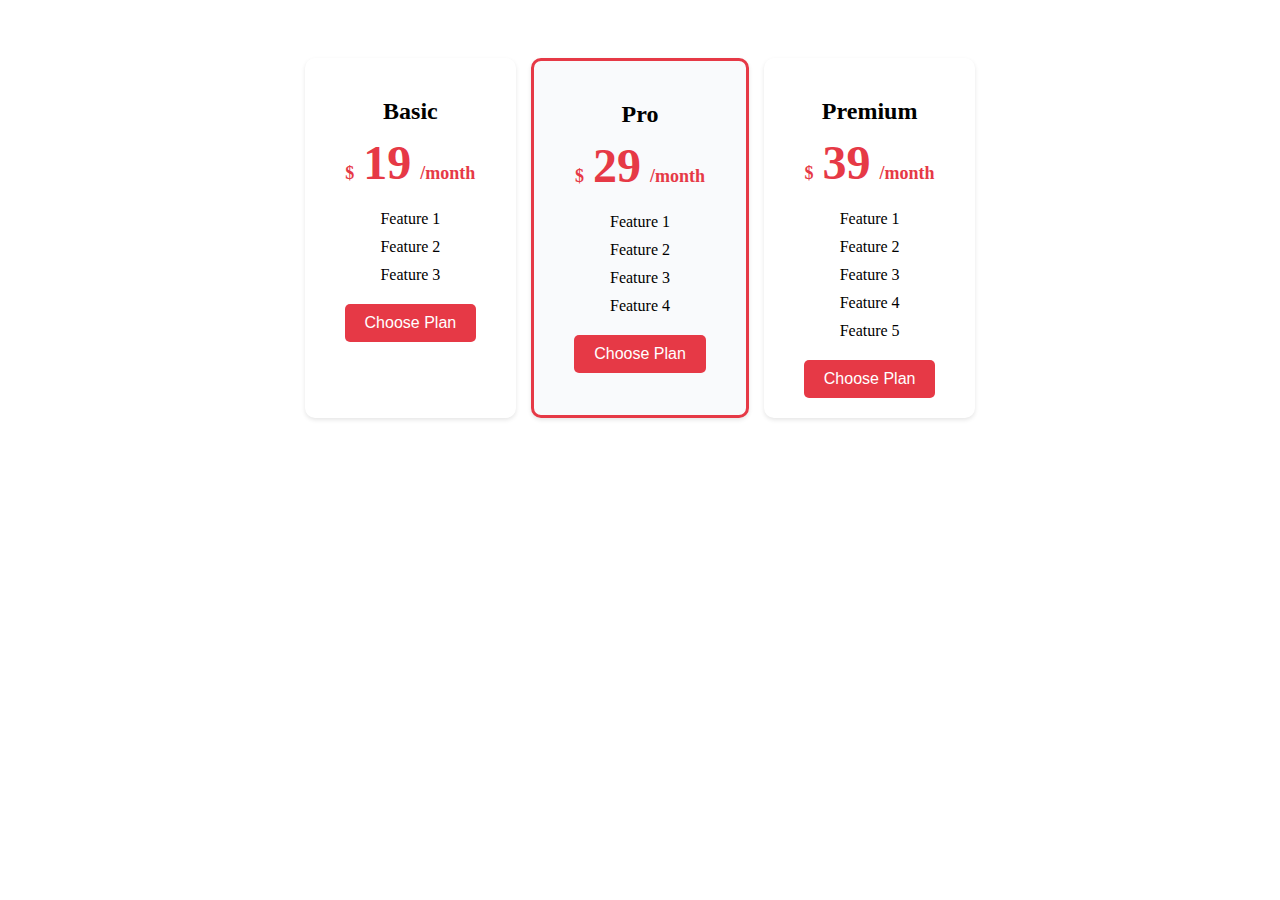
<file: pricing cards/index.html>
<!DOCTYPE html>
<html lang="en">
<head>
    <meta charset="UTF-8">
    <meta http-equiv="X-UA-Compatible" content="IE=edge">
    <meta name="viewport" content="width=device-width, initial-scale=1.0">
    <title>Document</title>
    <link rel="stylesheet" href="style.css">
</head>
<body>

    <section class="pricing-cards">

      <!-- basic card  -->
      <div class="card">
        <h2 class="card-title">Basic</h2>
        <div class="card-price">
          <span class="currency">$</span>
          <span class="amount">19</span>
          <span class="period">/month</span>
        </div>
        <ul class="card-features">
          <li>Feature 1</li>
          <li>Feature 2</li>
          <li>Feature 3</li>
        </ul>
        <button class="btn">Choose Plan</button>
      </div>

      <!-- pro card  -->
      <div class="card featured">
        <h2 class="card-title">Pro</h2>
        <div class="card-price">
          <span class="currency">$</span>
          <span class="amount">29</span>
          <span class="period">/month</span>
        </div>
        <ul class="card-features">
          <li>Feature 1</li>
          <li>Feature 2</li>
          <li>Feature 3</li>
          <li>Feature 4</li>
        </ul>
        <button class="btn">Choose Plan</button>
      </div>

      <!-- Premium card  -->
      <div class="card">
        <h2 class="card-title">Premium</h2>
        <div class="card-price">
          <span class="currency">$</span>
          <span class="amount">39</span>
          <span class="period">/month</span>
        </div>
        <ul class="card-features">
          <li>Feature 1</li>
          <li>Feature 2</li>
          <li>Feature 3</li>
          <li>Feature 4</li>
          <li>Feature 5</li>
        </ul>
        <button class="btn">Choose Plan</button>
      </div>
    </section>

  
</body>
</html>
</file>
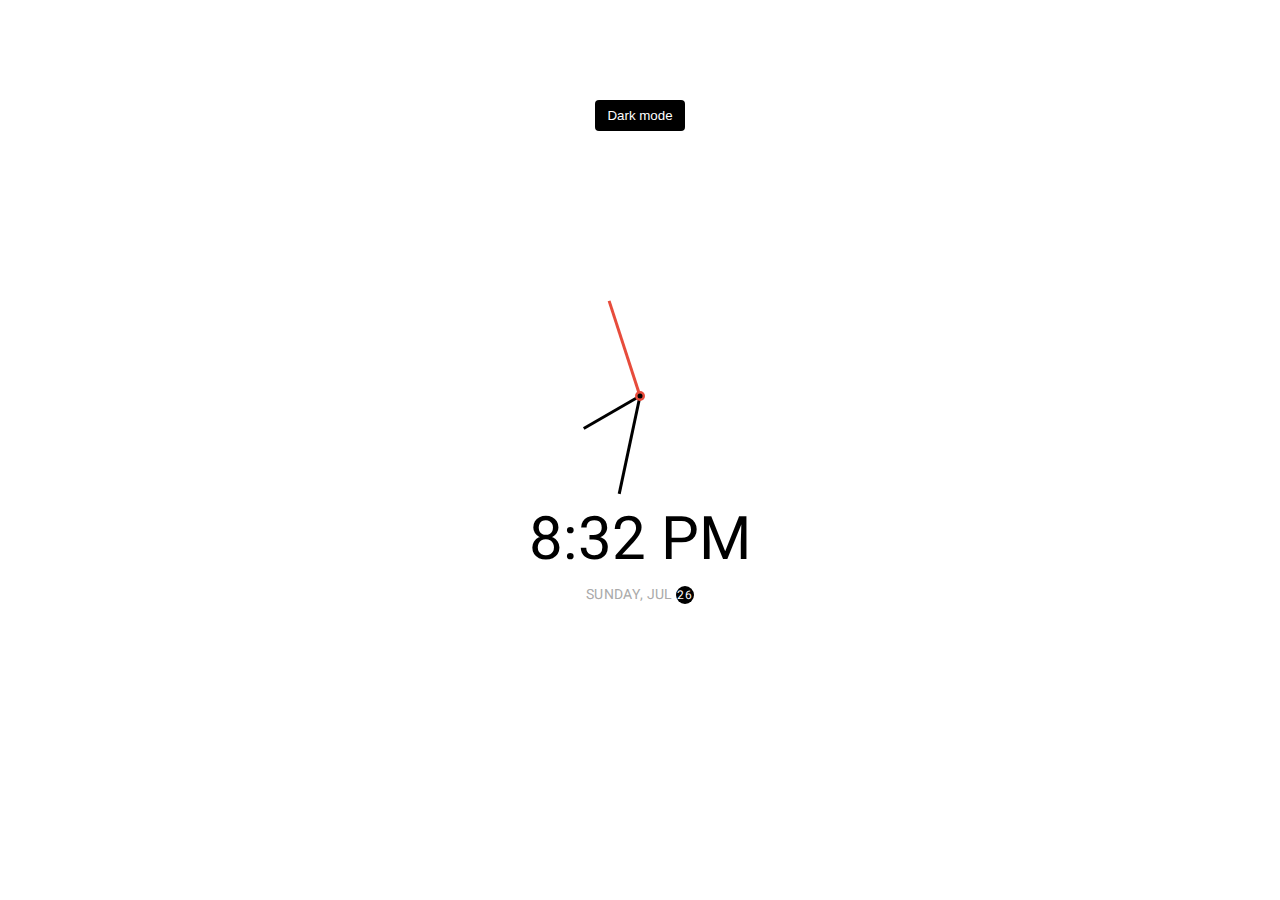
<file: theme-clock/index.html>
<!DOCTYPE html>
<html lang="en">
  <head>
    <meta charset="UTF-8" />
    <meta name="viewport" content="width=device-width, initial-scale=1.0" />
    <link rel="stylesheet" href="style.css" />
    <title>Theme Clock</title>
  </head>
  <body>
    <!-- Inspired by this dribbble shot https://dribbble.com/shots/5958443-Alarm-clock -->

    <button class="toggle">Dark mode</button>

    <div class="clock-container">
      <div class="clock">
        <div class="needle hour"></div>
        <div class="needle minute"></div>
        <div class="needle second"></div>
        <div class="center-point"></div>
      </div>

      <div class="time"></div>
      <div class="date"></div>
    </div>

    <script src="script.js"></script>
  </body>
</html>
</file>
<file: pricing cards/style.css>
.pricing-cards {
    padding: 50px 0;
    display: flex;
    justify-content: center;
    gap: 15px;
}
  
.card {
    background-color: #fff;
    padding: 20px 40px;
    border-radius: 10px;
    box-shadow: 0 2px 4px rgba(0, 0, 0, 0.1);
    text-align: center;
    transition: transform 0.3s;
}
  
.card:hover {
    transform: translateY(-5px);
}
  
.featured {
    background-color: #f9fafc;
    border: 3px solid #e63946;
}
  
.card-title {
    font-size: 24px;
    margin-bottom: 10px;
}
  
.card-price {
    font-size: 36px;
    font-weight: bold;
    color: #e63946;
    margin-bottom: 20px;
}
  
.currency {
    font-size: 18px;
}
  
.amount {
    font-size: 48px;
}
  
.period {
    font-size: 18px;
}
  
.card-features {
    list-style: none;
    padding: 0;
    margin-bottom: 20px;
}
  
.card-features li {
    margin-bottom: 10px;
}
  
.btn {
    background-color: #e63946;
    color: #fff;
    padding: 10px 20px;
    border: none;
    border-radius: 5px;
    font-size: 16px;
    cursor: pointer;
    transition: background-color 0.3s;
}
  
.btn:hover {
    background-color: #c62839;
}
  
.attribute{
    position: absolute;
    bottom: 10px;
}

@media (max-width:768px) {
    .pricing-cards{
        flex-direction: column;
    }
}
</file>
<file: theme-clock/style.css>
@import url('https://fonts.googleapis.com/css?family=Heebo:300&display=swap');

* {
  box-sizing: border-box;
}

:root {
  --primary-color: #000;
  --secondary-color: #fff;
}

html {
  transition: all 0.5s ease-in;
}

html.dark {
  --primary-color: #fff;
  --secondary-color: #333;
}

html.dark {
  background-color: #111;
  color: var(--primary-color);
}

body {
  font-family: 'Heebo', sans-serif;
  display: flex;
  align-items: center;
  justify-content: center;
  height: 100vh;
  overflow: hidden;
  margin: 0;
}

.toggle {
  cursor: pointer;
  background-color: var(--primary-color);
  color: var(--secondary-color);
  border: 0;
  border-radius: 4px;
  padding: 8px 12px;
  position: absolute;
  top: 100px;
}

.toggle:focus {
  outline: none;
}

.clock-container {
  display: flex;
  flex-direction: column;
  justify-content: space-between;
  align-items: center;
}

.clock {
  position: relative;
  width: 200px;
  height: 200px;
}

.needle {
  background-color: var(--primary-color);
  position: absolute;
  top: 50%;
  left: 50%;
  height: 65px;
  width: 3px;
  transform-origin: bottom center;
  transition: all 0.5s ease-in linear;
}

.needle.hour {
  transform: translate(-50%, -100%) rotate(0deg);
}

.needle.minute {
  transform: translate(-50%, -100%) rotate(0deg);
  height: 100px;
}

.needle.second {
  transform: translate(-50%, -100%) rotate(0deg);
  height: 100px;
  background-color: #e74c3c;
}

.center-point {
  background-color: #e74c3c;
  width: 10px;
  height: 10px;
  position: absolute;
  top: 50%;
  left: 50%;
  transform: translate(-50%, -50%);
  border-radius: 50%;
}

.center-point::after {
  content: '';
  background-color: var(--primary-color);
  width: 5px;
  height: 5px;
  position: absolute;
  top: 50%;
  left: 50%;
  transform: translate(-50%, -50%);
  border-radius: 50%;
}

.time {
  font-size: 60px;
}

.date {
  color: #aaa;
  font-size: 14px;
  letter-spacing: 0.3px;
  text-transform: uppercase;
}

.date .circle {
  background-color: var(--primary-color);
  color: var(--secondary-color);
  border-radius: 50%;
  height: 18px;
  width: 18px;
  display: inline-flex;
  align-items: center;
  justify-content: center;
  line-height: 18px;
  transition: all 0.5s ease-in;
  font-size: 12px;
}
</file>
